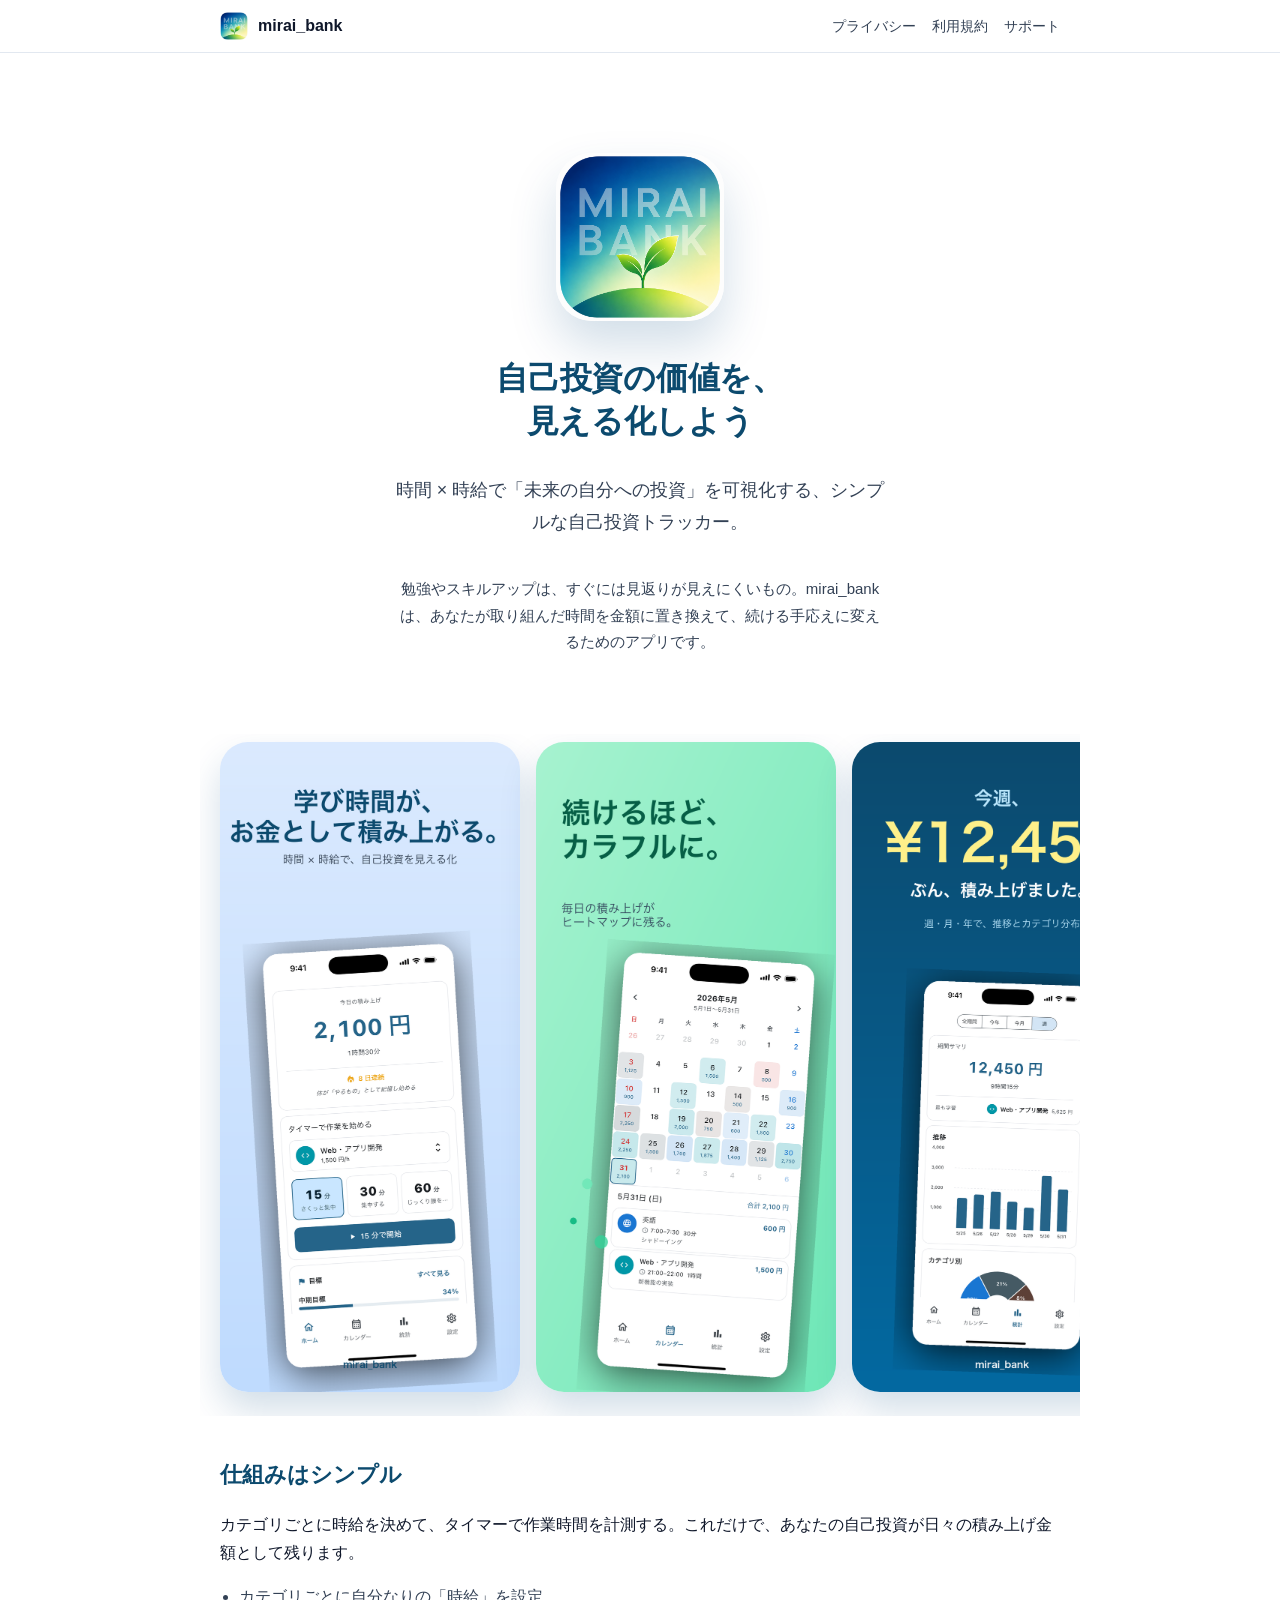
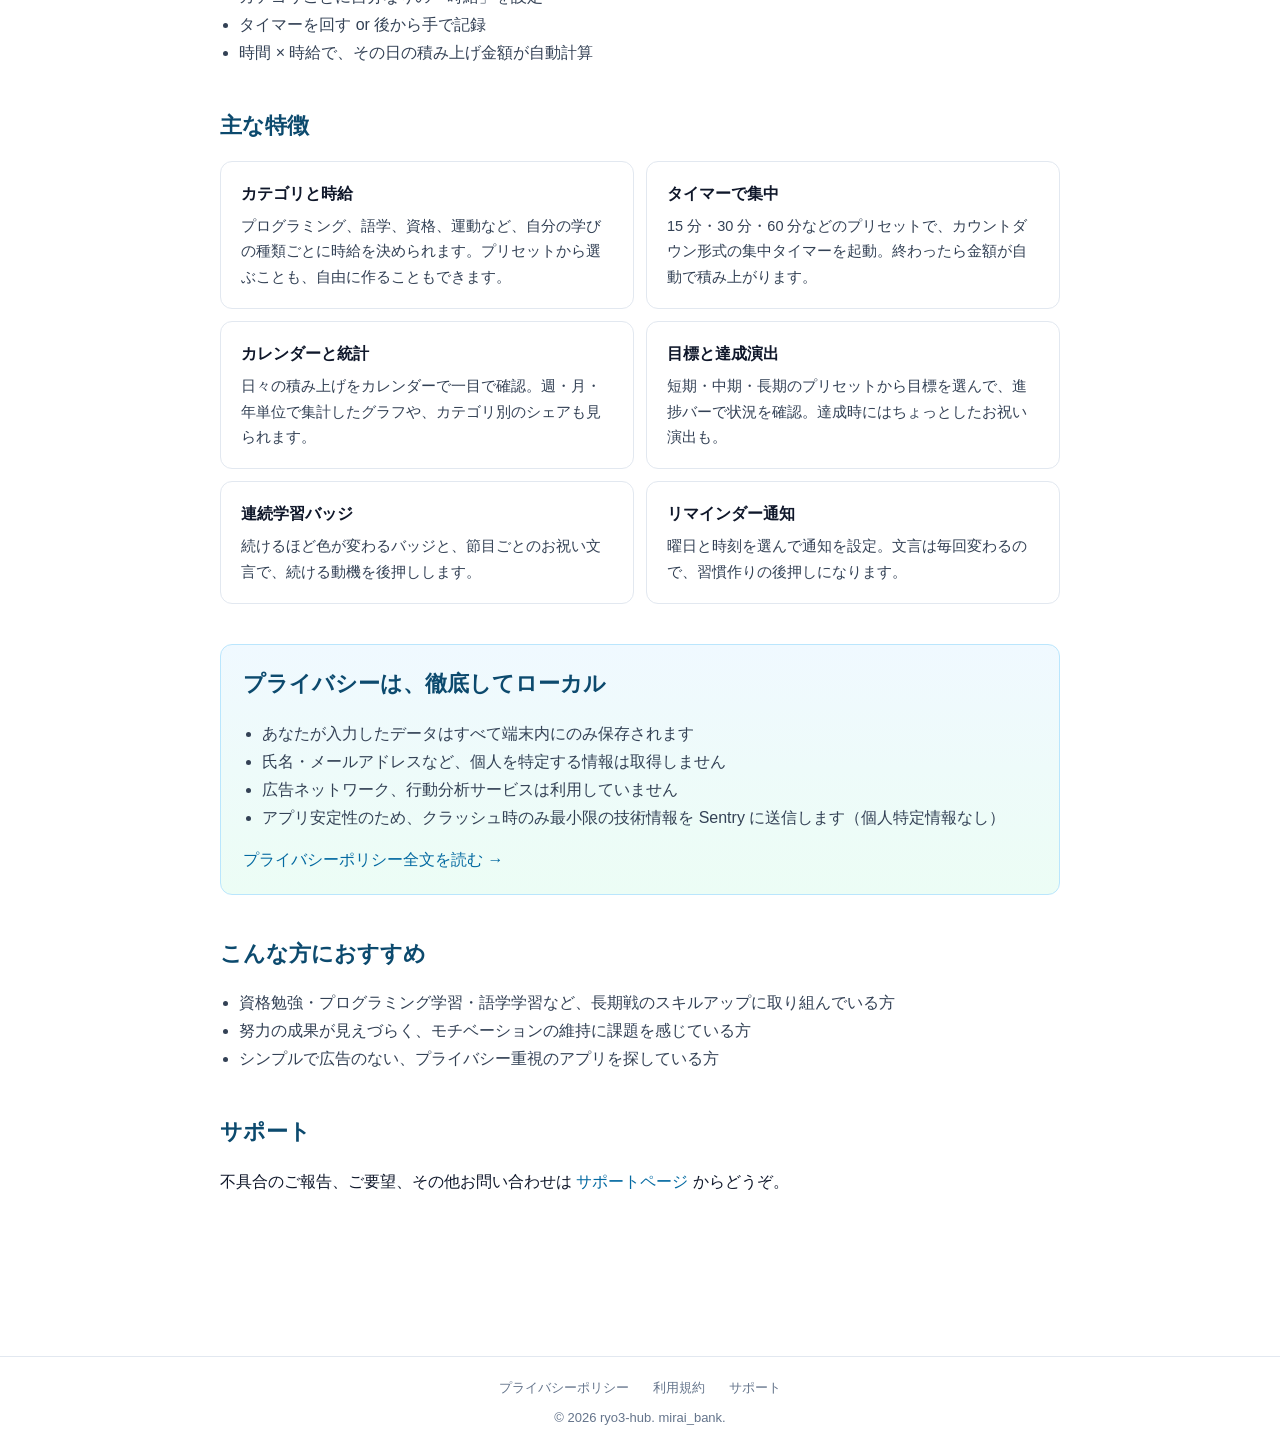
<file: docs/lp/index.html>
<!DOCTYPE html>
<html lang="ja">
<head>
  <meta charset="UTF-8">
  <meta name="viewport" content="width=device-width, initial-scale=1">
  <meta name="theme-color" content="#0EA5E9">
  <title>mirai_bank — 自己投資の価値を、見える化しよう</title>
  <meta name="description" content="勉強や作業の時間に時給を掛けて、自己投資の積み上げを金額として可視化するアプリ。全データは端末ローカル保存、広告なし、個人情報の取得なし。">
  <link rel="stylesheet" href="styles.css">
</head>
<body>
  <header class="site-header">
    <div class="inner">
      <a class="brand" href="./">
        <img src="assets/brand.png" alt="">
        <span>mirai_bank</span>
      </a>
      <nav>
        <a href="privacy.html">プライバシー</a>
        <a href="terms.html">利用規約</a>
        <a href="support.html">サポート</a>
      </nav>
    </div>
  </header>

  <main>
    <section class="hero">
      <img class="brand-hero" src="assets/brand.png" alt="mirai_bank アプリアイコン">
      <h1>自己投資の価値を、<br>見える化しよう</h1>
      <p class="tagline">時間 × 時給で「未来の自分への投資」を可視化する、シンプルな自己投資トラッカー。</p>
      <p class="lede">勉強やスキルアップは、すぐには見返りが見えにくいもの。mirai_bank は、あなたが取り組んだ時間を金額に置き換えて、続ける手応えに変えるためのアプリです。</p>
    </section>

    <section aria-label="アプリのスクリーンショット" class="shots">
      <div class="shots-track">
        <img src="screenshots/web/01_hero.png" alt="ホームとタイマー：学び時間が、お金として積み上がる">
        <img src="screenshots/web/02_calendar.png" alt="カレンダー：続けるほど、カラフルに">
        <img src="screenshots/web/03_stats.png" alt="統計：今週 ¥12,450 ぶん積み上げ">
        <img src="screenshots/web/04_goals.png" alt="目標：短期 / 中期で進捗を可視化">
        <img src="screenshots/web/05_categories.png" alt="カテゴリ：14 大カテゴリ × 65 のプリセット">
        <img src="screenshots/web/06_closing.png" alt="未来の自分への、小さな投資から">
      </div>
    </section>

    <section>
      <h2>仕組みはシンプル</h2>
      <p>カテゴリごとに時給を決めて、タイマーで作業時間を計測する。これだけで、あなたの自己投資が日々の積み上げ金額として残ります。</p>
      <ul style="color: var(--ink-soft); margin: 12px 0 0; padding-left: 1.2em;">
        <li>カテゴリごとに自分なりの「時給」を設定</li>
        <li>タイマーを回す or 後から手で記録</li>
        <li>時間 × 時給で、その日の積み上げ金額が自動計算</li>
      </ul>
    </section>

    <section>
      <h2>主な特徴</h2>
      <div class="features">
        <div class="feature">
          <h3>カテゴリと時給</h3>
          <p>プログラミング、語学、資格、運動など、自分の学びの種類ごとに時給を決められます。プリセットから選ぶことも、自由に作ることもできます。</p>
        </div>
        <div class="feature">
          <h3>タイマーで集中</h3>
          <p>15 分・30 分・60 分などのプリセットで、カウントダウン形式の集中タイマーを起動。終わったら金額が自動で積み上がります。</p>
        </div>
        <div class="feature">
          <h3>カレンダーと統計</h3>
          <p>日々の積み上げをカレンダーで一目で確認。週・月・年単位で集計したグラフや、カテゴリ別のシェアも見られます。</p>
        </div>
        <div class="feature">
          <h3>目標と達成演出</h3>
          <p>短期・中期・長期のプリセットから目標を選んで、進捗バーで状況を確認。達成時にはちょっとしたお祝い演出も。</p>
        </div>
        <div class="feature">
          <h3>連続学習バッジ</h3>
          <p>続けるほど色が変わるバッジと、節目ごとのお祝い文言で、続ける動機を後押しします。</p>
        </div>
        <div class="feature">
          <h3>リマインダー通知</h3>
          <p>曜日と時刻を選んで通知を設定。文言は毎回変わるので、習慣作りの後押しになります。</p>
        </div>
      </div>
    </section>

    <section class="callout">
      <h2>プライバシーは、徹底してローカル</h2>
      <ul>
        <li>あなたが入力したデータはすべて端末内にのみ保存されます</li>
        <li>氏名・メールアドレスなど、個人を特定する情報は取得しません</li>
        <li>広告ネットワーク、行動分析サービスは利用していません</li>
        <li>アプリ安定性のため、クラッシュ時のみ最小限の技術情報を Sentry に送信します（個人特定情報なし）</li>
      </ul>
      <p style="margin: 14px 0 0;"><a href="privacy.html">プライバシーポリシー全文を読む →</a></p>
    </section>

    <section>
      <h2>こんな方におすすめ</h2>
      <ul style="color: var(--ink-soft); margin: 0; padding-left: 1.2em;">
        <li>資格勉強・プログラミング学習・語学学習など、長期戦のスキルアップに取り組んでいる方</li>
        <li>努力の成果が見えづらく、モチベーションの維持に課題を感じている方</li>
        <li>シンプルで広告のない、プライバシー重視のアプリを探している方</li>
      </ul>
    </section>

    <section>
      <h2>サポート</h2>
      <p>不具合のご報告、ご要望、その他お問い合わせは <a href="support.html">サポートページ</a> からどうぞ。</p>
    </section>

  </main>

  <footer>
    <nav>
      <a href="privacy.html">プライバシーポリシー</a>
      <a href="terms.html">利用規約</a>
      <a href="support.html">サポート</a>
    </nav>
    <div>© 2026 ryo3-hub. mirai_bank.</div>
  </footer>
</body>
</html>
</file>
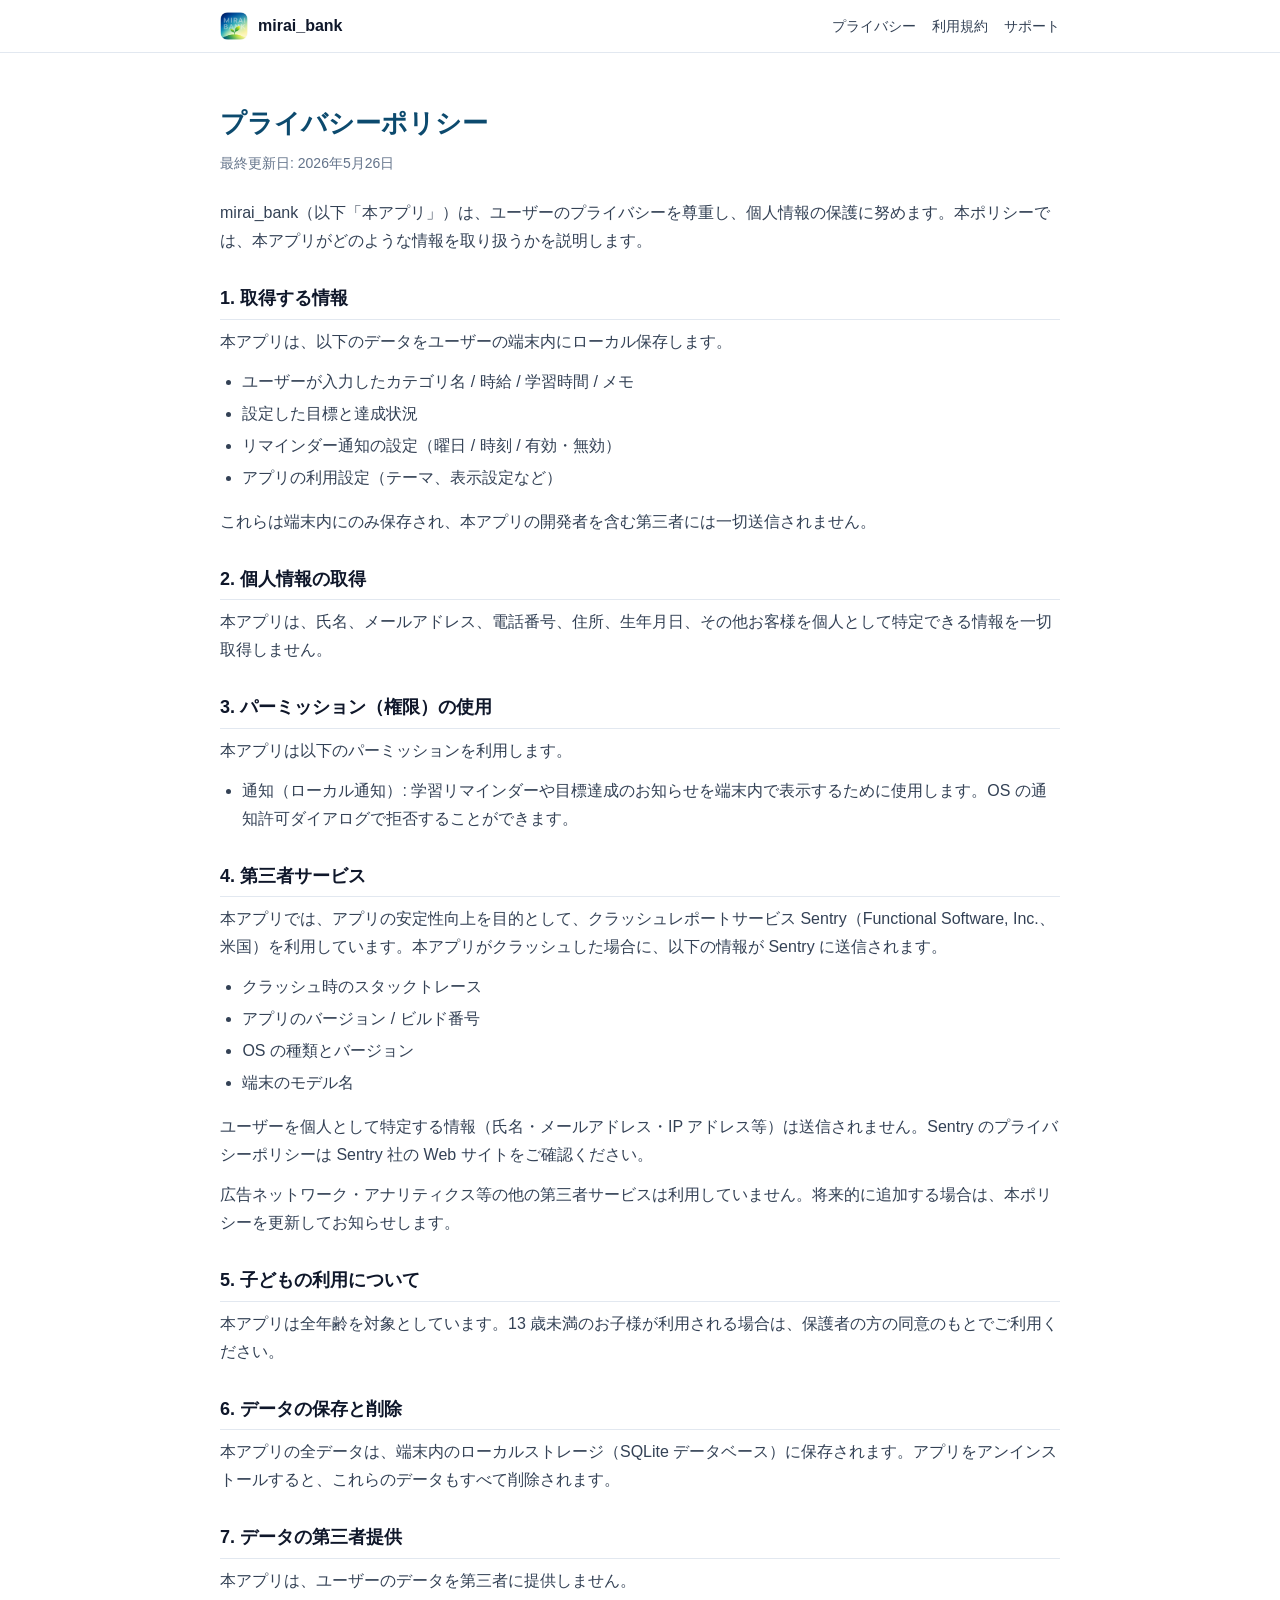
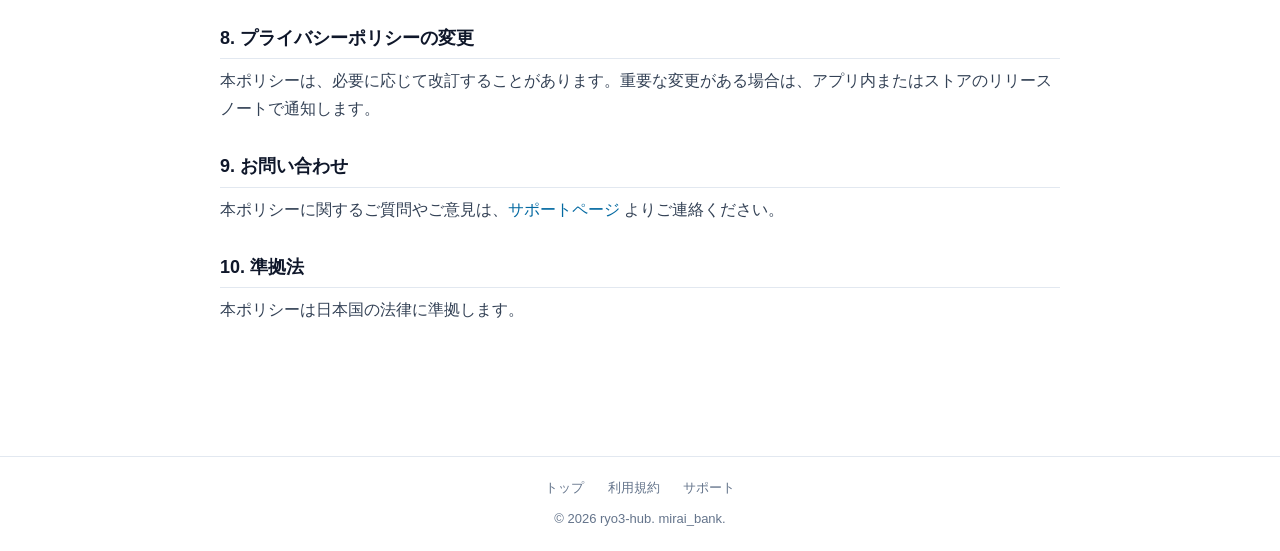
<file: docs/lp/privacy.html>
<!DOCTYPE html>
<html lang="ja">
<head>
  <meta charset="UTF-8">
  <meta name="viewport" content="width=device-width, initial-scale=1">
  <meta name="theme-color" content="#0EA5E9">
  <title>プライバシーポリシー — mirai_bank</title>
  <meta name="description" content="mirai_bank のプライバシーポリシー。本アプリは個人情報を取得せず、データは端末内にのみ保存します。">
  <link rel="stylesheet" href="styles.css">
</head>
<body>
  <header class="site-header">
    <div class="inner">
      <a class="brand" href="./">
        <img src="assets/brand.png" alt="">
        <span>mirai_bank</span>
      </a>
      <nav>
        <a href="privacy.html">プライバシー</a>
        <a href="terms.html">利用規約</a>
        <a href="support.html">サポート</a>
      </nav>
    </div>
  </header>

  <main>
    <article class="legal">
      <h1>プライバシーポリシー</h1>
      <p class="updated">最終更新日: 2026年5月26日</p>

      <p>mirai_bank（以下「本アプリ」）は、ユーザーのプライバシーを尊重し、個人情報の保護に努めます。本ポリシーでは、本アプリがどのような情報を取り扱うかを説明します。</p>

      <h2>1. 取得する情報</h2>
      <p>本アプリは、以下のデータをユーザーの端末内にローカル保存します。</p>
      <ul>
        <li>ユーザーが入力したカテゴリ名 / 時給 / 学習時間 / メモ</li>
        <li>設定した目標と達成状況</li>
        <li>リマインダー通知の設定（曜日 / 時刻 / 有効・無効）</li>
        <li>アプリの利用設定（テーマ、表示設定など）</li>
      </ul>
      <p>これらは端末内にのみ保存され、本アプリの開発者を含む第三者には一切送信されません。</p>

      <h2>2. 個人情報の取得</h2>
      <p>本アプリは、氏名、メールアドレス、電話番号、住所、生年月日、その他お客様を個人として特定できる情報を一切取得しません。</p>

      <h2>3. パーミッション（権限）の使用</h2>
      <p>本アプリは以下のパーミッションを利用します。</p>
      <ul>
        <li>通知（ローカル通知）: 学習リマインダーや目標達成のお知らせを端末内で表示するために使用します。OS の通知許可ダイアログで拒否することができます。</li>
      </ul>

      <h2>4. 第三者サービス</h2>
      <p>本アプリでは、アプリの安定性向上を目的として、クラッシュレポートサービス Sentry（Functional Software, Inc.、米国）を利用しています。本アプリがクラッシュした場合に、以下の情報が Sentry に送信されます。</p>
      <ul>
        <li>クラッシュ時のスタックトレース</li>
        <li>アプリのバージョン / ビルド番号</li>
        <li>OS の種類とバージョン</li>
        <li>端末のモデル名</li>
      </ul>
      <p>ユーザーを個人として特定する情報（氏名・メールアドレス・IP アドレス等）は送信されません。Sentry のプライバシーポリシーは Sentry 社の Web サイトをご確認ください。</p>
      <p>広告ネットワーク・アナリティクス等の他の第三者サービスは利用していません。将来的に追加する場合は、本ポリシーを更新してお知らせします。</p>

      <h2>5. 子どもの利用について</h2>
      <p>本アプリは全年齢を対象としています。13 歳未満のお子様が利用される場合は、保護者の方の同意のもとでご利用ください。</p>

      <h2>6. データの保存と削除</h2>
      <p>本アプリの全データは、端末内のローカルストレージ（SQLite データベース）に保存されます。アプリをアンインストールすると、これらのデータもすべて削除されます。</p>

      <h2>7. データの第三者提供</h2>
      <p>本アプリは、ユーザーのデータを第三者に提供しません。</p>

      <h2>8. プライバシーポリシーの変更</h2>
      <p>本ポリシーは、必要に応じて改訂することがあります。重要な変更がある場合は、アプリ内またはストアのリリースノートで通知します。</p>

      <h2>9. お問い合わせ</h2>
      <p>本ポリシーに関するご質問やご意見は、<a href="support.html">サポートページ</a> よりご連絡ください。</p>

      <h2>10. 準拠法</h2>
      <p>本ポリシーは日本国の法律に準拠します。</p>
    </article>
  </main>

  <footer>
    <nav>
      <a href="./">トップ</a>
      <a href="terms.html">利用規約</a>
      <a href="support.html">サポート</a>
    </nav>
    <div>© 2026 ryo3-hub. mirai_bank.</div>
  </footer>
</body>
</html>
</file>
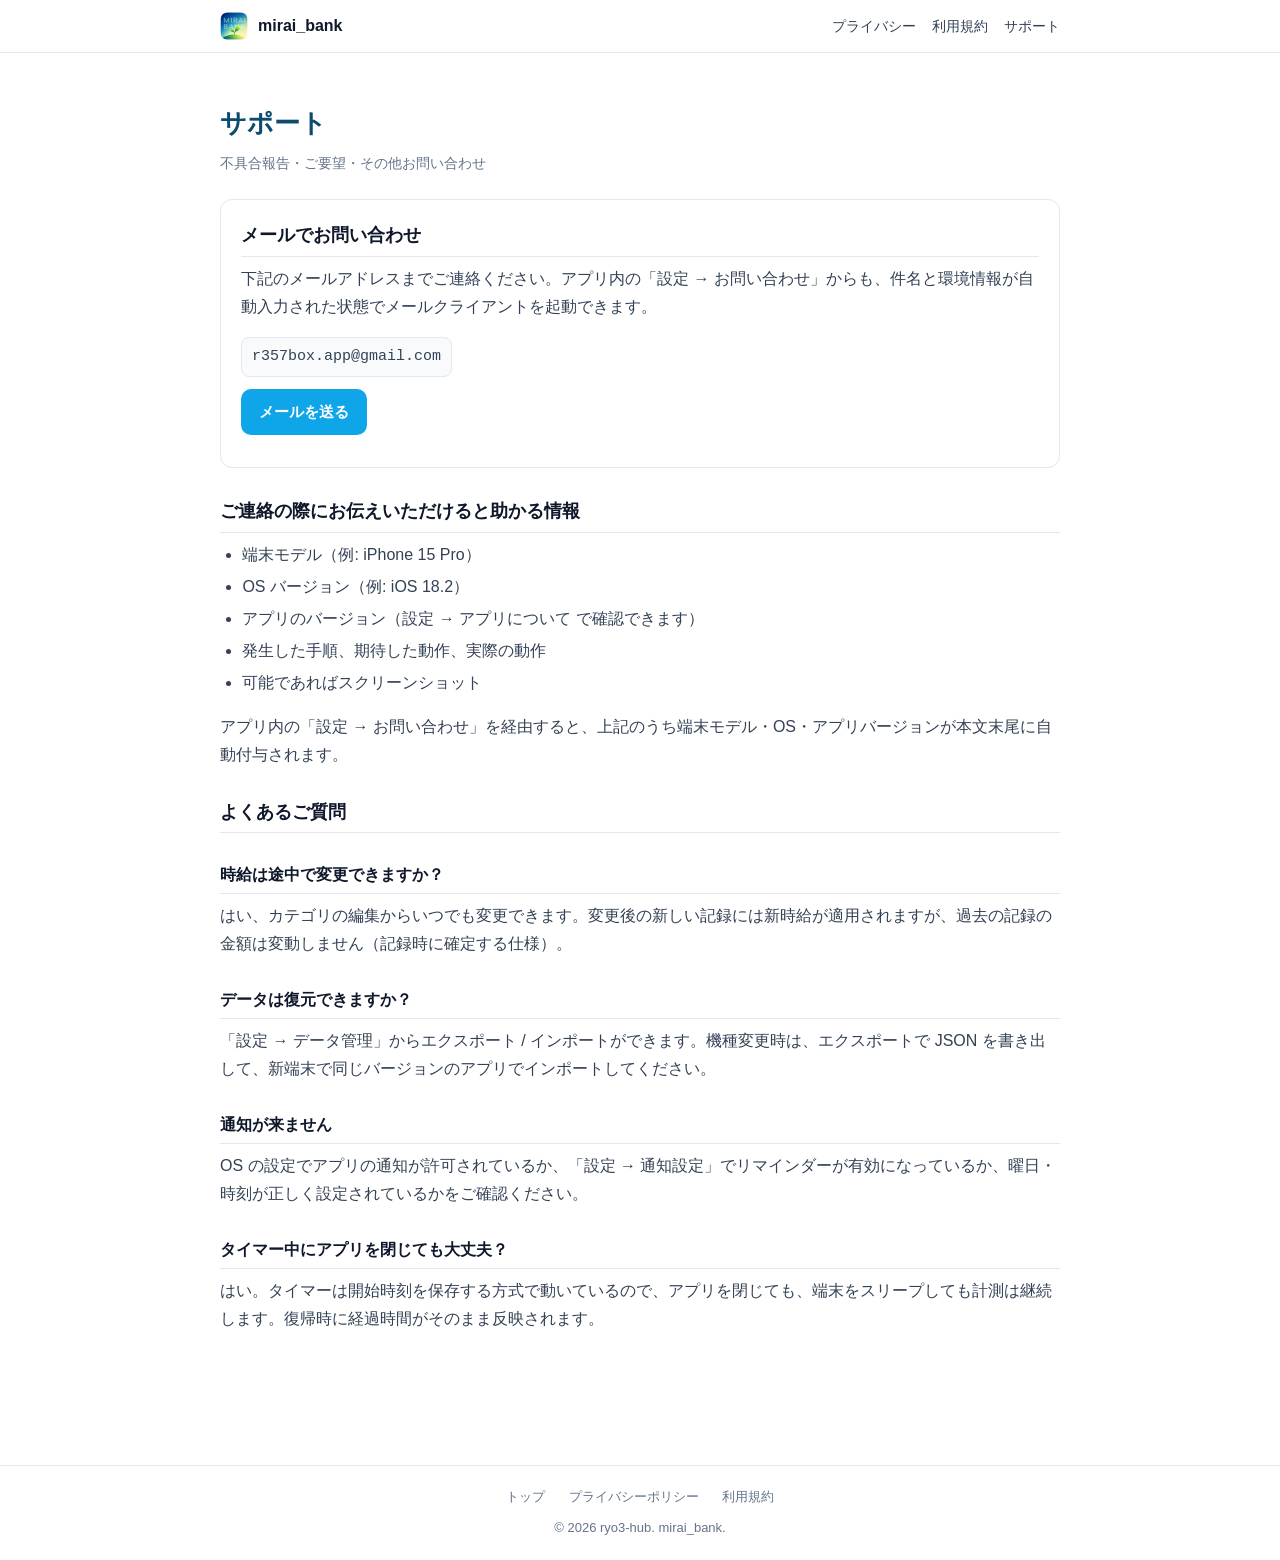
<file: docs/lp/support.html>
<!DOCTYPE html>
<html lang="ja">
<head>
  <meta charset="UTF-8">
  <meta name="viewport" content="width=device-width, initial-scale=1">
  <meta name="theme-color" content="#0EA5E9">
  <title>サポート — mirai_bank</title>
  <meta name="description" content="mirai_bank のサポートページ。不具合報告・ご要望・お問い合わせはメールでお寄せください。">
  <link rel="stylesheet" href="styles.css">
</head>
<body>
  <header class="site-header">
    <div class="inner">
      <a class="brand" href="./">
        <img src="assets/brand.png" alt="">
        <span>mirai_bank</span>
      </a>
      <nav>
        <a href="privacy.html">プライバシー</a>
        <a href="terms.html">利用規約</a>
        <a href="support.html">サポート</a>
      </nav>
    </div>
  </header>

  <main>
    <article class="legal">
      <h1>サポート</h1>
      <p class="updated">不具合報告・ご要望・その他お問い合わせ</p>

      <div class="support-card">
        <h2 style="margin-top: 0;">メールでお問い合わせ</h2>
        <p>下記のメールアドレスまでご連絡ください。アプリ内の「設定 → お問い合わせ」からも、件名と環境情報が自動入力された状態でメールクライアントを起動できます。</p>
        <p class="email">r357box.app@gmail.com</p>
        <p>
          <a class="btn" href="mailto:r357box.app@gmail.com?subject=%5Bmirai_bank%5D%20%E3%81%8A%E5%95%8F%E3%81%84%E5%90%88%E3%82%8F%E3%81%9B">メールを送る</a>
        </p>
      </div>

      <h2>ご連絡の際にお伝えいただけると助かる情報</h2>
      <ul>
        <li>端末モデル（例: iPhone 15 Pro）</li>
        <li>OS バージョン（例: iOS 18.2）</li>
        <li>アプリのバージョン（設定 → アプリについて で確認できます）</li>
        <li>発生した手順、期待した動作、実際の動作</li>
        <li>可能であればスクリーンショット</li>
      </ul>
      <p>アプリ内の「設定 → お問い合わせ」を経由すると、上記のうち端末モデル・OS・アプリバージョンが本文末尾に自動付与されます。</p>

      <h2>よくあるご質問</h2>

      <h2 style="font-size: 16px;">時給は途中で変更できますか？</h2>
      <p>はい、カテゴリの編集からいつでも変更できます。変更後の新しい記録には新時給が適用されますが、過去の記録の金額は変動しません（記録時に確定する仕様）。</p>

      <h2 style="font-size: 16px;">データは復元できますか？</h2>
      <p>「設定 → データ管理」からエクスポート / インポートができます。機種変更時は、エクスポートで JSON を書き出して、新端末で同じバージョンのアプリでインポートしてください。</p>

      <h2 style="font-size: 16px;">通知が来ません</h2>
      <p>OS の設定でアプリの通知が許可されているか、「設定 → 通知設定」でリマインダーが有効になっているか、曜日・時刻が正しく設定されているかをご確認ください。</p>

      <h2 style="font-size: 16px;">タイマー中にアプリを閉じても大丈夫？</h2>
      <p>はい。タイマーは開始時刻を保存する方式で動いているので、アプリを閉じても、端末をスリープしても計測は継続します。復帰時に経過時間がそのまま反映されます。</p>
    </article>
  </main>

  <footer>
    <nav>
      <a href="./">トップ</a>
      <a href="privacy.html">プライバシーポリシー</a>
      <a href="terms.html">利用規約</a>
    </nav>
    <div>© 2026 ryo3-hub. mirai_bank.</div>
  </footer>
</body>
</html>
</file>
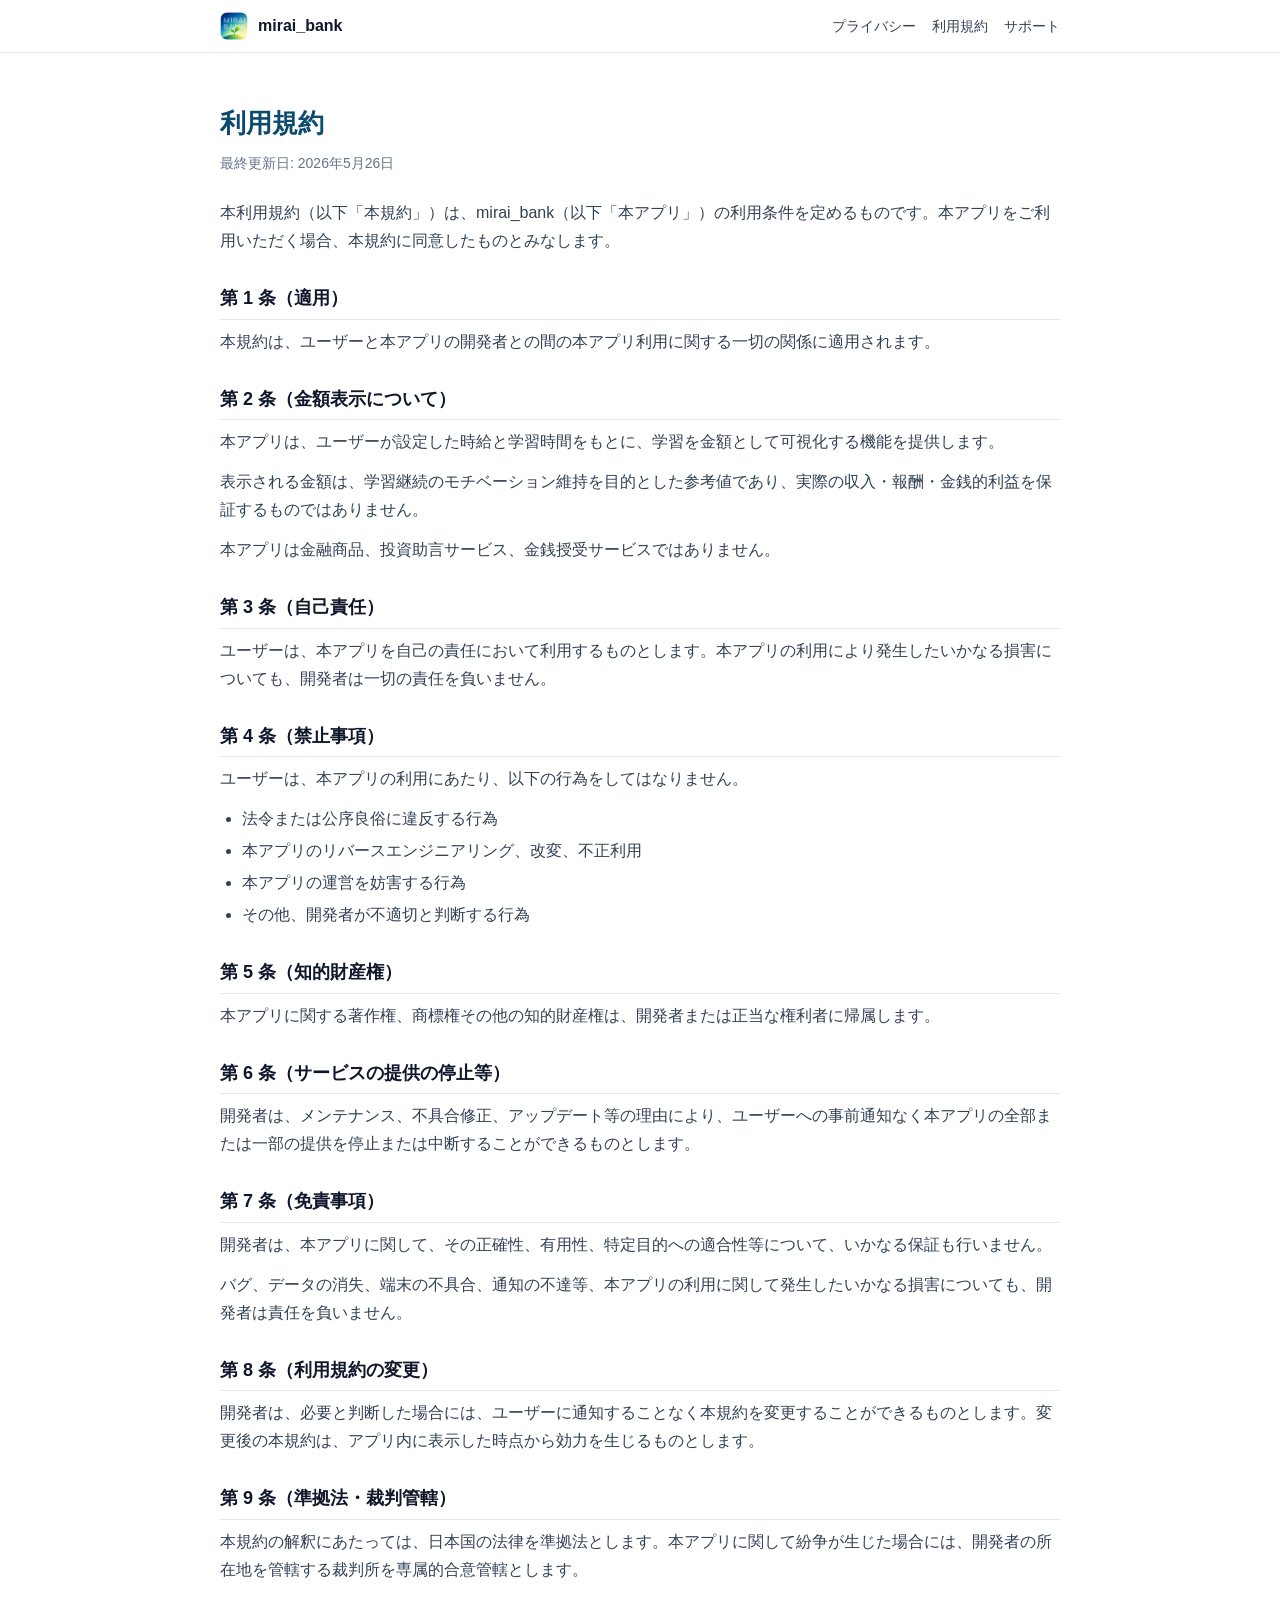
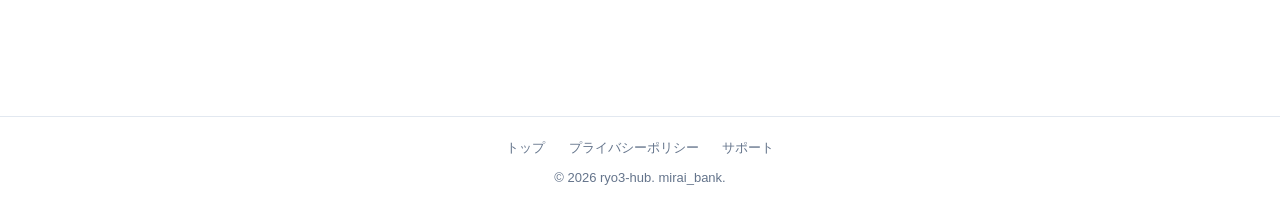
<file: docs/lp/terms.html>
<!DOCTYPE html>
<html lang="ja">
<head>
  <meta charset="UTF-8">
  <meta name="viewport" content="width=device-width, initial-scale=1">
  <meta name="theme-color" content="#0EA5E9">
  <title>利用規約 — mirai_bank</title>
  <meta name="description" content="mirai_bank の利用規約。表示金額はモチベーション維持を目的とした参考値で、金融商品ではありません。">
  <link rel="stylesheet" href="styles.css">
</head>
<body>
  <header class="site-header">
    <div class="inner">
      <a class="brand" href="./">
        <img src="assets/brand.png" alt="">
        <span>mirai_bank</span>
      </a>
      <nav>
        <a href="privacy.html">プライバシー</a>
        <a href="terms.html">利用規約</a>
        <a href="support.html">サポート</a>
      </nav>
    </div>
  </header>

  <main>
    <article class="legal">
      <h1>利用規約</h1>
      <p class="updated">最終更新日: 2026年5月26日</p>

      <p>本利用規約（以下「本規約」）は、mirai_bank（以下「本アプリ」）の利用条件を定めるものです。本アプリをご利用いただく場合、本規約に同意したものとみなします。</p>

      <h2>第 1 条（適用）</h2>
      <p>本規約は、ユーザーと本アプリの開発者との間の本アプリ利用に関する一切の関係に適用されます。</p>

      <h2>第 2 条（金額表示について）</h2>
      <p>本アプリは、ユーザーが設定した時給と学習時間をもとに、学習を金額として可視化する機能を提供します。</p>
      <p>表示される金額は、学習継続のモチベーション維持を目的とした参考値であり、実際の収入・報酬・金銭的利益を保証するものではありません。</p>
      <p>本アプリは金融商品、投資助言サービス、金銭授受サービスではありません。</p>

      <h2>第 3 条（自己責任）</h2>
      <p>ユーザーは、本アプリを自己の責任において利用するものとします。本アプリの利用により発生したいかなる損害についても、開発者は一切の責任を負いません。</p>

      <h2>第 4 条（禁止事項）</h2>
      <p>ユーザーは、本アプリの利用にあたり、以下の行為をしてはなりません。</p>
      <ul>
        <li>法令または公序良俗に違反する行為</li>
        <li>本アプリのリバースエンジニアリング、改変、不正利用</li>
        <li>本アプリの運営を妨害する行為</li>
        <li>その他、開発者が不適切と判断する行為</li>
      </ul>

      <h2>第 5 条（知的財産権）</h2>
      <p>本アプリに関する著作権、商標権その他の知的財産権は、開発者または正当な権利者に帰属します。</p>

      <h2>第 6 条（サービスの提供の停止等）</h2>
      <p>開発者は、メンテナンス、不具合修正、アップデート等の理由により、ユーザーへの事前通知なく本アプリの全部または一部の提供を停止または中断することができるものとします。</p>

      <h2>第 7 条（免責事項）</h2>
      <p>開発者は、本アプリに関して、その正確性、有用性、特定目的への適合性等について、いかなる保証も行いません。</p>
      <p>バグ、データの消失、端末の不具合、通知の不達等、本アプリの利用に関して発生したいかなる損害についても、開発者は責任を負いません。</p>

      <h2>第 8 条（利用規約の変更）</h2>
      <p>開発者は、必要と判断した場合には、ユーザーに通知することなく本規約を変更することができるものとします。変更後の本規約は、アプリ内に表示した時点から効力を生じるものとします。</p>

      <h2>第 9 条（準拠法・裁判管轄）</h2>
      <p>本規約の解釈にあたっては、日本国の法律を準拠法とします。本アプリに関して紛争が生じた場合には、開発者の所在地を管轄する裁判所を専属的合意管轄とします。</p>
    </article>
  </main>

  <footer>
    <nav>
      <a href="./">トップ</a>
      <a href="privacy.html">プライバシーポリシー</a>
      <a href="support.html">サポート</a>
    </nav>
    <div>© 2026 ryo3-hub. mirai_bank.</div>
  </footer>
</body>
</html>
</file>
<file: docs/lp/styles.css>
/* mirai_bank LP 共通スタイル（issue #176） */

:root {
  --sky-500: #0EA5E9;
  --sky-700: #0369A1;
  --sky-900: #0C4A6E;
  --green-500: #2DA44E;
  --green-700: #1F7A39;
  --ink: #0F172A;
  --ink-soft: #334155;
  --muted: #64748B;
  --line: #E2E8F0;
  --bg: #FFFFFF;
  --bg-soft: #F8FAFC;
  --radius: 12px;
  --maxw: 880px;
}

* { box-sizing: border-box; }

html { -webkit-text-size-adjust: 100%; }

body {
  margin: 0;
  font-family: -apple-system, BlinkMacSystemFont, "Hiragino Sans", "Noto Sans JP",
               "Yu Gothic", "Segoe UI", sans-serif;
  font-size: 16px;
  line-height: 1.75;
  color: var(--ink);
  background: var(--bg);
  -webkit-font-smoothing: antialiased;
}

a {
  color: var(--sky-700);
  text-decoration: none;
}
a:hover { text-decoration: underline; }

main {
  max-width: var(--maxw);
  margin: 0 auto;
  padding: 24px 20px 64px;
}

/* ヘッダー（全ページ共通） */
.site-header {
  border-bottom: 1px solid var(--line);
  background: var(--bg);
  position: sticky;
  top: 0;
  z-index: 10;
}
.site-header .inner {
  max-width: var(--maxw);
  margin: 0 auto;
  padding: 12px 20px;
  display: flex;
  align-items: center;
  gap: 12px;
}
.site-header .brand {
  display: flex;
  align-items: center;
  gap: 10px;
  font-weight: 700;
  color: var(--ink);
}
.site-header .brand img {
  width: 28px;
  height: 28px;
  border-radius: 8px;
}
.site-header nav {
  margin-left: auto;
  display: flex;
  gap: 16px;
  font-size: 14px;
}
.site-header nav a { color: var(--ink-soft); }

/* Hero（index 専用） */
.hero {
  display: grid;
  grid-template-columns: 1fr;
  gap: 24px;
  align-items: center;
  padding: 36px 0 24px;
  text-align: center;
}
.hero img.brand-hero {
  width: 168px;
  height: 168px;
  border-radius: 36px;
  box-shadow: 0 24px 48px rgba(2, 73, 125, 0.18);
  margin: 0 auto;
}
.hero h1 {
  font-size: 32px;
  line-height: 1.35;
  margin: 12px 0 8px;
  color: var(--sky-900);
  letter-spacing: -0.01em;
}
.hero .tagline {
  font-size: 18px;
  color: var(--ink-soft);
  margin: 0 auto;
  max-width: 28em;
}
.hero .lede {
  margin-top: 14px;
  color: var(--ink-soft);
  font-size: 15px;
  max-width: 32em;
  margin-left: auto;
  margin-right: auto;
}

/* セクション共通 */
section {
  margin: 40px 0;
}
section > h2 {
  font-size: 22px;
  color: var(--sky-900);
  margin: 0 0 16px;
}

/* 特徴カード */
.features {
  display: grid;
  grid-template-columns: 1fr;
  gap: 12px;
}
@media (min-width: 640px) {
  .features { grid-template-columns: 1fr 1fr; }
}
.feature {
  border: 1px solid var(--line);
  border-radius: var(--radius);
  padding: 18px 20px;
  background: var(--bg);
}
.feature h3 {
  font-size: 16px;
  margin: 0 0 6px;
  color: var(--ink);
}
.feature p {
  margin: 0;
  color: var(--ink-soft);
  font-size: 14.5px;
}

/* 強調ボックス */
.callout {
  background: linear-gradient(180deg, #F0F9FF 0%, #ECFDF5 100%);
  border: 1px solid #BAE6FD;
  border-radius: var(--radius);
  padding: 20px 22px;
}
.callout h2, .callout h3 { margin-top: 0; }
.callout ul {
  margin: 0;
  padding-left: 1.2em;
  color: var(--ink-soft);
}

/* 法務ページ用 */
article.legal h1 {
  font-size: 26px;
  color: var(--sky-900);
  margin: 24px 0 4px;
}
article.legal .updated {
  color: var(--muted);
  font-size: 14px;
  margin: 0 0 24px;
}
article.legal h2 {
  font-size: 18px;
  color: var(--ink);
  margin: 28px 0 8px;
  padding-bottom: 4px;
  border-bottom: 1px solid var(--line);
}
article.legal p {
  margin: 0 0 12px;
  color: var(--ink-soft);
}
article.legal ul {
  margin: 0 0 16px;
  padding-left: 1.4em;
  color: var(--ink-soft);
}
article.legal li { margin: 4px 0; }

/* お問い合わせカード */
.support-card {
  border: 1px solid var(--line);
  border-radius: var(--radius);
  padding: 20px;
}
.support-card .email {
  display: inline-block;
  font-family: ui-monospace, SFMono-Regular, Menlo, Consolas, monospace;
  font-size: 15px;
  padding: 6px 10px;
  border-radius: 8px;
  background: var(--bg-soft);
  border: 1px solid var(--line);
  margin: 4px 0 12px;
}
.support-card .btn {
  display: inline-block;
  background: var(--sky-500);
  color: #fff;
  padding: 10px 18px;
  border-radius: 10px;
  font-weight: 600;
  font-size: 15px;
}
.support-card .btn:hover {
  background: var(--sky-700);
  text-decoration: none;
}

/* スクリーンショットギャラリー */
.shots {
  margin: 32px -20px;        /* main の padding を打ち消して画面端まで */
  padding: 8px 20px 24px;
  overflow-x: auto;
  scroll-snap-type: x mandatory;
  -webkit-overflow-scrolling: touch;
  scrollbar-width: thin;
}
.shots-track {
  display: flex;
  gap: 16px;
  width: max-content;
}
.shots-track img {
  scroll-snap-align: center;
  height: auto;
  width: 260px;
  border-radius: 24px;
  box-shadow: 0 18px 36px rgba(2, 73, 125, 0.18);
}
@media (min-width: 720px) {
  .shots-track img { width: 300px; border-radius: 28px; }
}

/* フッター */
footer {
  margin-top: 56px;
  border-top: 1px solid var(--line);
  padding: 20px;
  text-align: center;
  font-size: 13px;
  color: var(--muted);
}
footer nav { margin-bottom: 8px; }
footer nav a {
  color: var(--muted);
  margin: 0 10px;
}
</file>
